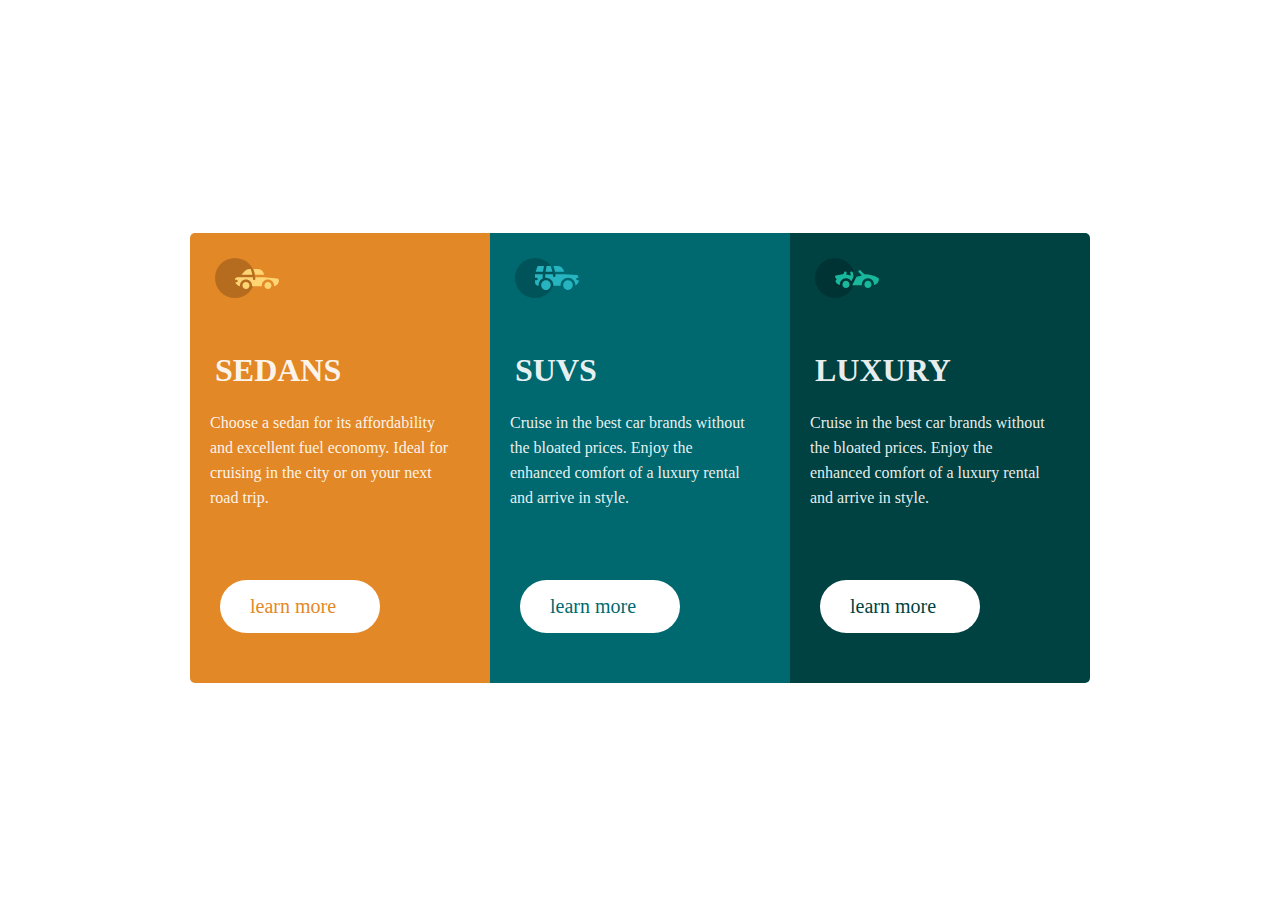
<file: 3-column-preview-card-component-main/index.html>
<!DOCTYPE html>
<html lang="en">
<head>
  <meta charset="UTF-8">
  <meta name="viewport" content="width=device-width, initial-scale=1.0"> <!-- displays site properly based on user's device -->
  <link rel="stylesheet" href="style.css">
  <link rel="icon" type="image/png" sizes="32x32" href="./images/favicon-32x32.png">
  
  <title>Frontend Mentor | 3-column preview card component</title>

  <!-- Feel free to remove these styles or customise in your own stylesheet 👍 -->
  <style>
    .attribution { font-size: 11px; text-align: center; }
    .attribution a { color: hsl(228, 45%, 44%); }
  </style>
</head>
<body>

  

  <div class="container">
    <div class="first">
      <div class="logo-container">
        <div class="carlogo">
          <img src="./images/icon-sedans.svg" alt="">
        </div>
      </div>

      <h1 class="title">
        SEDANS
      </h1>
      <p class="defination">
        Choose a sedan for its affordability and excellent fuel economy. Ideal for cruising in the city 
        or on your next road trip.
      </p>
      <div class="more">
        learn more
      </div>
    </div>

    <div class="second">
      <div class="logo-container">
        <div class="carlogo">
          <img src="./images/icon-suvs.svg" alt="">
        </div>
      </div>

      <h1 class="title">
        SUVS
      </h1>
      <p class="defination">
       Cruise in the best car brands without the bloated prices. Enjoy the enhanced comfort of a luxury 
  rental and arrive in style.

      </p>
      <div class="more">
        learn more
      </div>
    </div>

    <div class="third">
      <div class="logo-container">
        <div class="carlogo">
          <img src="./images/icon-luxury.svg" alt="">
        </div>
      </div>

      <h1 class="title">
        LUXURY
      </h1>
      <p class="defination">
        Cruise in the best car brands without the bloated prices. Enjoy the enhanced comfort of a luxury 
        rental and arrive in style.
      </p>
      <div class="more">
        learn more
      </div>
    </div>
  </div>



</body>
</html>
</file>
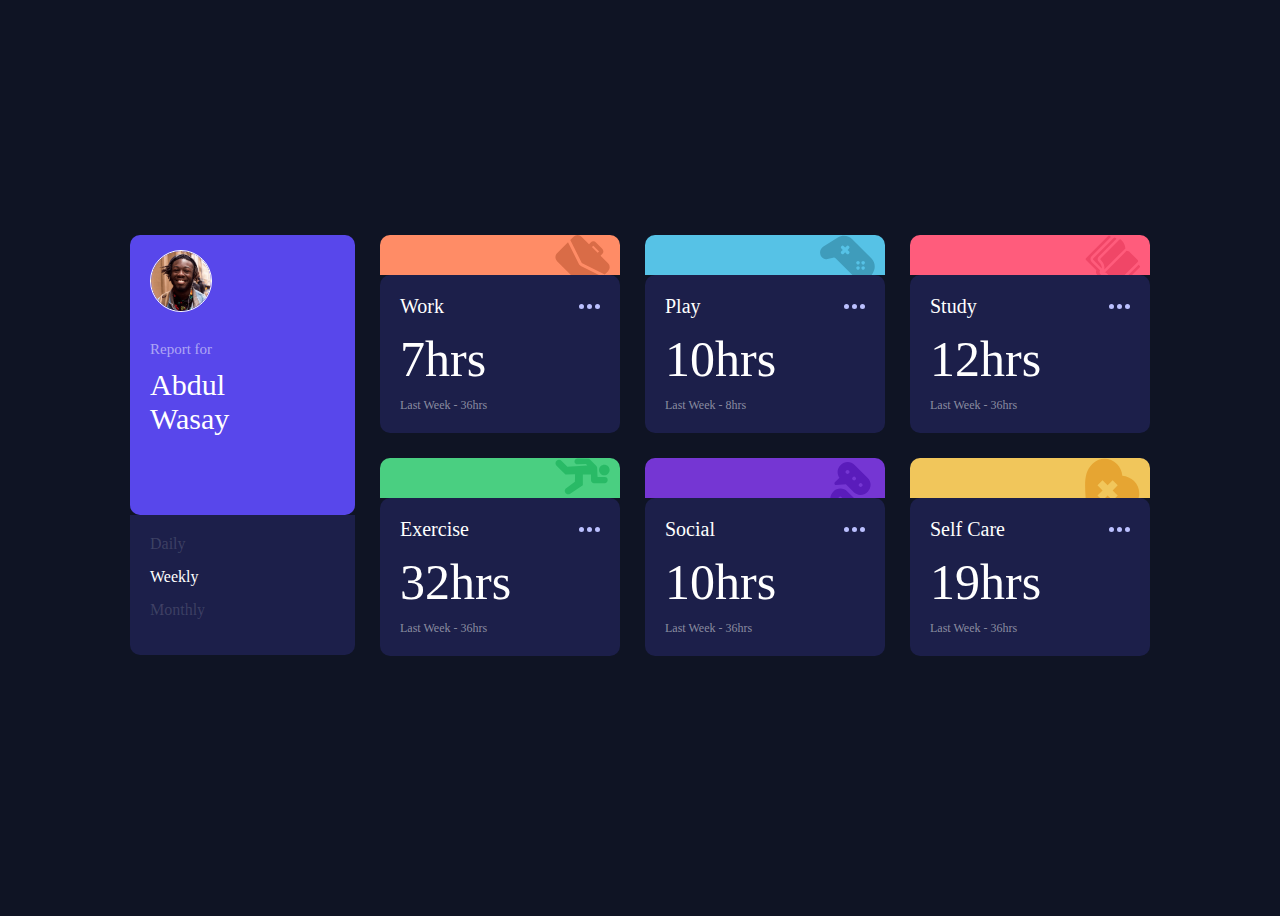
<file: time-tracking-dashboard-main/index.html>
<!DOCTYPE html>
<html lang="en">
<head>
  <link rel="stylesheet" href="style.css">
  <meta charset="UTF-8">
  <meta name="viewport" content="width=device-width, initial-scale=1.0"> <!-- displays site properly based on user's device -->

  <link rel="icon" type="image/png" sizes="32x32" href="./images/favicon-32x32.png">
  
  <title>Frontend Mentor | Time tracking dashboard</title>

  <!-- Feel free to remove these styles or customise in your own stylesheet 👍 -->
  <style>
    .attribution { font-size: 11px; text-align: center; }
    .attribution a { color: hsl(228, 45%, 44%); }
  </style>
</head>
<body>
<div class="conatiner">
  <div class="profile">
    <div class="name-section">
      <div class="image">
        <img src="./images/image-jeremy.png" alt="jermy-image">
      </div>

      <div class="report">Report for</div>
      <div class="name">
        
        Abdul
        <br/>
        Wasay
      </div>
    </div>
    <div class="time-section">
      <div class="daily">Daily</div>
      <div class="weekly">Weekly</div>
      <div class="monthly">Monthly</div>
    </div>
  </div>

  <div class="cards-section">
   
   <div class="layer">
    <div class="card">
      <div class="upper">
        <div class="upper-icon">
          <img src="./images/icon-work.svg" alt="">
        </div>
      </div>
      <div class="main">
        <div class="first-section">
          <div class="title">
            Work
          </div>
          <div class="option-icon">
            <img src="./images/icon-ellipsis.svg" alt="">
          </div>
        </div>
        
        <div class="hours">
          7hrs
        </div>
        <div class="week">
          Last Week - 36hrs
        </div>
      </div>
    </div>

    <div class="card">
      <div class="upper" style="background-color: hsl(195, 74%, 62%);">
        <div class="upper-icon">
          <img src="./images/icon-play.svg" alt="">
        </div>
      </div>
      <div class="main">
        <div class="first-section">
          <div class="title">
            Play
          </div>
          <div class="option-icon">
            <img src="./images/icon-ellipsis.svg" alt="">
          </div>
        </div>
        
        <div class="hours">
          10hrs
        </div>
        <div class="week">
          Last Week - 8hrs
        </div>
      </div>
    </div>

    <div class="card">
      <div class="upper" style="background-color: hsl(348, 100%, 68%)">
        <div class="upper-icon">
          <img src="./images/icon-study.svg" alt="">
        </div>
      </div>
      <div class="main">
        <div class="first-section">
          <div class="title">
            Study
          </div>
          <div class="option-icon">
            <img src="./images/icon-ellipsis.svg" alt="">
          </div>
        </div>
        
        <div class="hours">
          12hrs
        </div>
        <div class="week">
          Last Week - 36hrs
        </div>
      </div>
    </div>

   </div>

   <div class="layer">
    <div class="card">
      <div class="upper" style="background-color: hsl(145, 58%, 55%)">
        <div class="upper-icon">
          <img src="./images/icon-exercise.svg" alt="">
        </div>
      </div>
      <div class="main">
        <div class="first-section">
          <div class="title">
            Exercise
          </div>
          <div class="option-icon">
            <img src="./images/icon-ellipsis.svg" alt="">
          </div>
        </div>
        
        <div class="hours">
          32hrs
        </div>
        <div class="week">
          Last Week - 36hrs
        </div>
      </div>
    </div>

    <div class="card" >
      <div class="upper" style="background-color: hsl(264, 64%, 52%);">
        <div class="upper-icon">
          <img src="./images/icon-social.svg" alt="">
        </div>
      </div>
      <div class="main">
        <div class="first-section">
          <div class="title">
            Social
          </div>
          <div class="option-icon">
            <img src="./images/icon-ellipsis.svg" alt="">
          </div>
        </div>
        
        <div class="hours">
          10hrs
        </div>
        <div class="week">
          Last Week - 36hrs
        </div>
      </div>
    </div>

    <div class="card">
      <div class="upper" style="background-color: hsl(43, 84%, 65%);">
        <div class="upper-icon">
          <img src="./images/icon-self-care.svg" alt="">
        </div>
      </div>
      <div class="main">
        <div class="first-section">
          <div class="title">
            Self Care
          </div>
          <div class="option-icon">
            <img src="./images/icon-ellipsis.svg" alt="">
          </div>
        </div>
        
        <div class="hours">
          19hrs
        </div>
        <div class="week">
          Last Week - 36hrs
        </div>
      </div>
    </div>

   </div>
   


  </div>
</div>


</body>
</html>
</file>
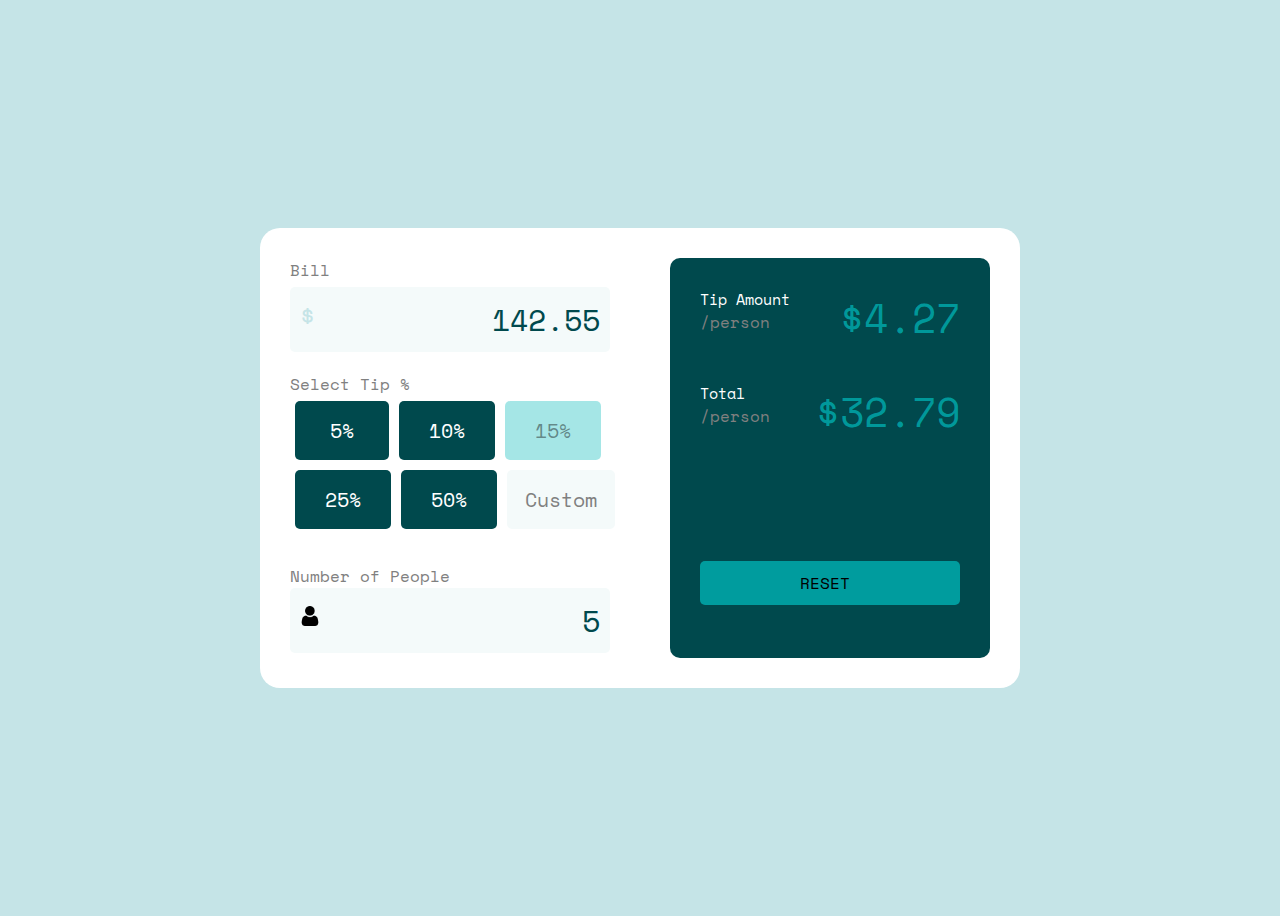
<file: tip-calculator-app-main/index.html>
<!DOCTYPE html>
<html lang="en">
<head>
  <link rel="stylesheet" href="style.css">
  <meta charset="UTF-8">
  <meta name="viewport" content="width=device-width, initial-scale=1.0"> <!-- displays site properly based on user's device -->

  <link rel="icon" type="image/png" sizes="32x32" href="./images/favicon-32x32.png">
  
  <title>Frontend Mentor | Tip calculator app</title>

  <!-- Feel free to remove these styles or customise in your own stylesheet 👍 -->
  <style>
    .attribution { font-size: 11px; text-align: center; }
    .attribution a { color: hsl(228, 45%, 44%); }
  </style>
</head>
<body>
<!-- 
  Bill

  Select Tip %
  5%
  10%
  15%
  25%
  50%
  Custom

  Number of People

  Tip Amount
  / person

  Total
  / person

  Reset -->
  
  <div class="container">
    <div class="left">
      <div class="bill">
        <div class="text">Bill</div>
        <div class="billnumber">
          <div class="logo">$</div>
          <div class="numberinput">142.55</div>
        </div>
      </div>
      <div class="selecttip">
        <div class="selecttext">Select Tip %</div>
        <div class="firstrow">
          <div class="numberbox" id="firstbox">5%</div>
          <div class="numberbox">10%</div>
          <div class="numberbox" id="active">15%</div>
        </div>
        <div class="secondrow">
          <div class="numberbox">25%</div>
          <div class="numberbox">50%</div>
          <div class="numberbox" id="custom">Custom</div>
        </div>
      </div>
      <div class="numberofpeople">
        <div class="text">Number of People</div>
        <div class="numberinput-2">
          <div class="logo">
           <img
           
            src="./user.png" alt="">
          </div>
          <div class="number">5</div>
        </div>
      </div>
    </div>
    <div class="right">
      <div class="firstline">
        <div class="amounttext">
          <div class="am">Tip Amount</div>
          <div class="per">/person</div>
        </div>
        <div class="amount">$4.27</div>
      </div>
      <div class="secondline">
        <div class="amounttext">
          <div class="am">Total</div>
          <div class="per">/person</div>
        </div>
        <div class="amount">$32.79</div>
      </div>
      <div class="reset">RESET</div>
      
      
    </div>

  </div>




</body>
</html>
</file>
<file: 3-column-preview-card-component-main/style.css>
.container{
    display: flex;
    justify-content: center;
    align-items: center;
    height: 100vh;
}

.first{
    background-color: hsl(31, 77%, 52%);
    width: 300px;  
    height: 450px; 
    border-bottom-left-radius: 5px;
    border-top-left-radius: 5px;
}

.second{
    background-color:hsl(184, 100%, 22%);
    width: 300px;  
    height: 450px; 
}
.third{
    background-color:hsl(179, 100%, 13%);
    width: 300px;  
    height: 450px; 
    border-top-right-radius: 5px;
    border-bottom-right-radius: 5px;
}

.logo-container{
    margin-left: 25px;
    margin-top: 25px;
}

.title{
    margin-top: 50px;
    margin-left: 25px;
    color: rgba(255, 255, 255, 0.926);
}
.defination{
    color: rgba(255, 255, 255, 0.926);
    margin-top: 20px;
    margin-left: 20px;
    margin-right: 35px;
    line-height: 25px;
    
}
.more{
    margin-top: 70px;
    background-color: #fff;
    width: 100px;
    padding-top: 15px;
    padding-bottom: 15px;
    padding-right: 30px;
    padding-left: 30px;
    font-size: 20px;
    border-radius: 30px;
    margin-left: 30px;
    color: hsl(31, 77%, 52%);
}

.second .more{
  color: hsl(184, 100%, 22%);;
}
.third .more{
    color: hsl(179, 100%, 13%);;
}
</file>
<file: time-tracking-dashboard-main/style.css>
body{
    background-color: hsl(226, 43%, 10%);
    display: flex;
    align-items: center;
    justify-content: center;
    height: 100vh;
}



.name-section{
    color: white;
    width: 225px;
    height: 280px;
    background-color:  hsl(246, 80%, 60%);
    border-radius: 10px;
    
}

.profile img{
    width: 60px;
    border: 1.5px solid white;
    border-radius: 50%;
    margin-left: 20px;
    margin-top: 15px;
}

.report{
    font-size:15px;
    font-weight: 100;
    margin-left: 20px;
    margin-top: 25px;
    color: rgba(255, 255, 255, 0.525);
}
.name{
    margin-left: 20px;
    margin-top: 10px;
    font-size:30px;
    font-weight: 200;
}

.time-section{
    background-color: hsl(235, 46%, 20%);
    height: 120px;
    color: #fff;
    padding-left: 20px;
    padding-top: 20px;
    border-bottom-left-radius: 10px;
    border-bottom-right-radius: 10px;
}
.daily{
    color: rgba(255, 255, 255, 0.154);
}
.weekly{
    margin-top: 15px;
}
.monthly{
    margin-top: 15px;
   color: rgba(255, 255, 255, 0.154)
}

.conatiner{
    display: flex;
}

.upper{
    background-color:hsl(15, 100%, 70%);
    width: 240px;
    height: 40px;
    border-top-left-radius: 10px;   
    border-top-right-radius: 10px;   
    overflow: hidden;
}

.upper-icon{
display: flex;
justify-content: flex-end;
padding-right: 10px;

}
.upper img
 {

    width: 55px;
  
}


.main{
    width: 200px;
    color: #fff;
    background-color: hsl(235, 46%, 20%);
    padding: 20px;
    border-radius: 10px;
}
.first-section{
    display: flex;
    justify-content: space-between;
}

.title{
    font-size: 20px;
    /* padding-right: 120px; */
}
.hours{
    font-size: 50px;
    margin-top: 12px;
}
.week{
    color: rgba(255, 255, 255, 0.491);
    font-size: 12px;
    margin-top: 10px;
}

.card{
    margin-bottom: 25px;
    margin-left: 25px;
}

.layer{
    display: flex;
}
</file>
<file: tip-calculator-app-main/style.css>
@import url('https://fonts.googleapis.com/css2?family=Space+Mono:wght@700&display=swap');

body{
    background-color: hsl(185, 41%, 84%);
    display: flex;
    align-items: center;
    justify-content: center;
    height: 100vh;
    font-family: 'Space Mono', monospace;

}
.container{
    height: 400px;
    width: 700px;
    background-color: #fff; 
    border-radius: 20px; 
    padding: 30px;
    display: flex;
}
.text{
    color: gray;
}
.billnumber{
    background-color: hsl(189, 41%, 97%);
    width: 300px;
    margin-top: 5px;
    display: flex;
    justify-content: space-between;
    padding: 10px;
    border-radius: 5px;
}
.numberinput{
    color:hsl(183, 100%, 15%);
    font-size:30px;
}
.logo{
    font-size: 25px;
  color: hsl(185, 41%, 84%); 
}
.selecttip{
    margin-top: 20px;
}

.selecttext{
    color: gray;

}

.firstrow , .secondrow{
    display: flex;

}

.numberbox{
    background-color: hsl(183, 100%, 15%);
    margin: 5px;
    padding: 15px 30px;
    font-size: 20px;
    color: white;
    border-radius: 5px;
}

#firstbox{
    padding: 15px 35px;
}
#custom{
   padding: 15px 18px;
  background-color: hsl(189, 41%, 97%);
  color: grey;
}

.numberofpeople{
    margin-top: 30px;
}
.numberinput-2{
    display: flex;
    background-color: hsl(189, 41%, 97%);
    width: 300px;
    justify-content: space-between;
    color:hsl(183, 100%, 15%);
    font-size:30px;
    border-radius: 5px;
    padding: 10px
    
    

}

.logo img{
    width: 20px;
    background-color: hsl(189, 41%, 97%);
}

.right{
background-color: hsl(183, 100%, 15%);
width: 400px;
margin-left: 50px;
border-radius: 10px;
padding: 30px;
}





.firstline,.secondline{
    display: flex;
    justify-content: space-between;
    margin-bottom: 35px;
    
}
.am{
    color: #fff;
    font-size: 15px;
}
.amount{
   font-size: 40px;
   color: rgba(0, 255, 255, 0.46)
}

.per{
    color: gray
}


.reset{
    background-color: rgba(0, 255, 255, 0.46);
    padding: 10px 100px;
    border-radius: 5px;
    margin-top: 120px;

}
#active{
    color:  rgba(17, 18, 18, 0.46);
    background-color:  rgba(153, 227, 227, 0.882);;
}
</file>
